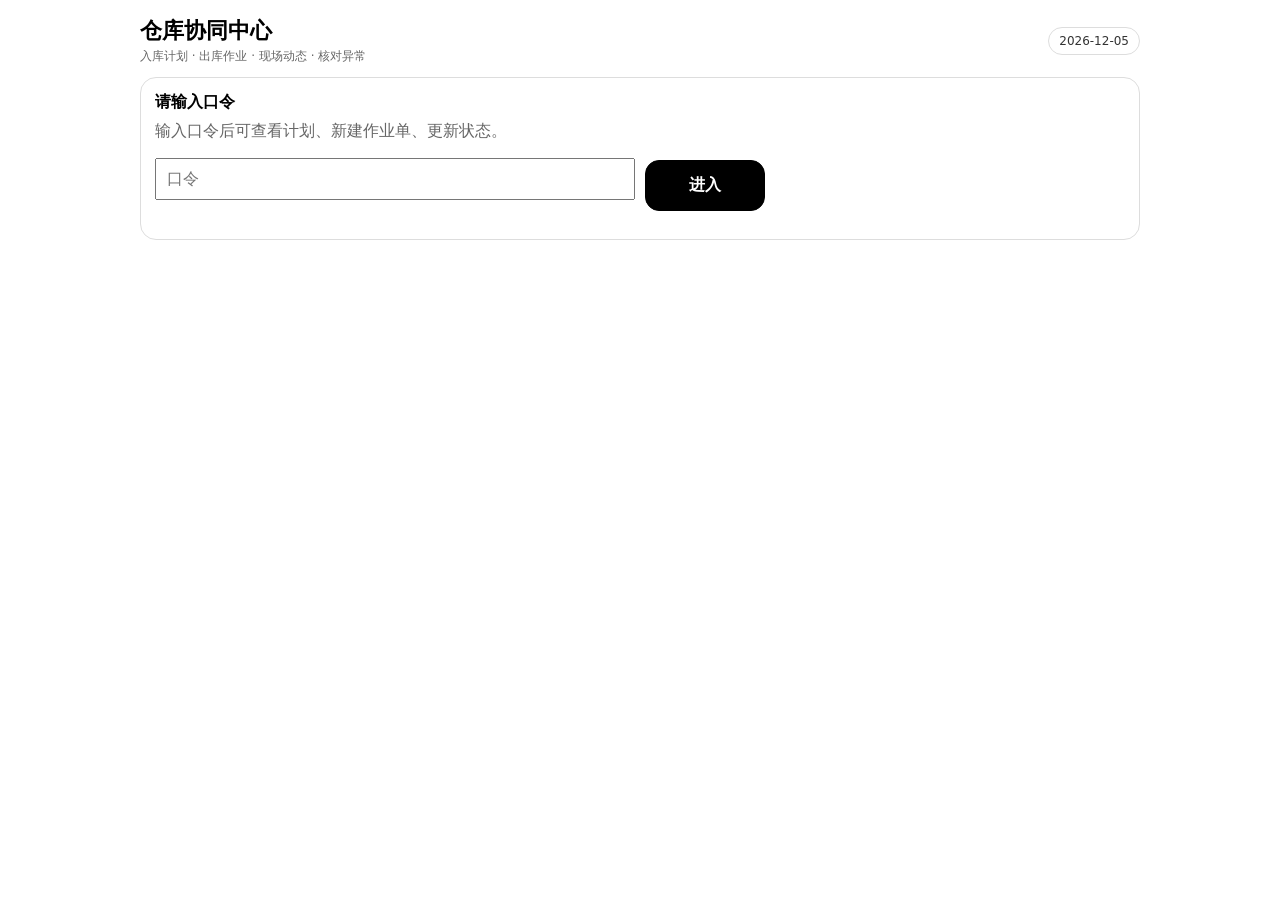
<file: b2b/index.html>
<!doctype html>
<html>
<head>
  <meta charset="utf-8" />
  <meta name="viewport" content="width=device-width,initial-scale=1" />
  <title>仓库协同中心</title>
  <link rel="stylesheet" href="../style.css">
  <style>
    body{max-width:1000px;margin:16px auto;}
    .quadrant{display:grid;grid-template-columns:1fr 1fr;gap:12px;margin-top:12px;}
    @media(max-width:700px){.quadrant{grid-template-columns:1fr;}}
    .q-card{border:1px solid #ddd;border-radius:14px;padding:12px;background:#fff;min-height:120px;}
    .q-title{font-size:15px;font-weight:800;margin-bottom:8px;display:flex;justify-content:space-between;align-items:center;}
    .q-title .count{font-size:12px;color:#666;font-weight:400;}
    .q-empty{color:#999;font-size:13px;padding:10px 0;}
    .plan-row{border-bottom:1px solid #f0f0f0;padding:8px 0;font-size:13px;}
    .plan-row:last-child{border-bottom:none;}
    .plan-row .meta{color:#666;font-size:12px;margin-top:2px;}
    .st{display:inline-block;padding:2px 8px;border-radius:6px;font-size:11px;font-weight:700;color:#fff;margin-right:4px;}
    .st-pending{background:#999;} .st-arrived{background:#3498db;} .st-processing{background:#e67e22;}
    .st-completed{background:#27ae60;} .st-abnormal{background:#e74c3c;} .st-cancelled{background:#bbb;}
    .st-draft{background:#999;} .st-issued{background:#e67e22;} .st-working{background:#e67e22;} .st-recording{background:#e67e22;}
    .bound-badge{display:inline-block;padding:2px 8px;border-radius:6px;font-size:11px;font-weight:700;color:#fff;background:#8e24aa;margin-left:4px;}
    .st-open{background:#3498db;} .st-closed{background:#27ae60;}
    .biz{display:inline-block;padding:2px 8px;border-radius:6px;font-size:11px;font-weight:700;margin-right:4px;}
    .biz-b2c{background:#e3f2fd;color:#1565c0;} .biz-b2b{background:#fce4ec;color:#c62828;}
    .biz-inventory_op{background:#fff3e0;color:#e65100;} .biz-return_op{background:#e8f5e9;color:#2e7d32;}
    .biz-legacy{background:#f5f5f5;color:#888;}
    .pallet-tag{display:inline-block;background:#fff3e0;color:#e65100;border:1px solid #ffb300;border-radius:4px;padding:1px 6px;font-size:11px;font-weight:700;margin-left:4px;}
    .notice-tag{display:inline-block;background:#fff3e0;color:#e65100;border:1px solid #e65100;border-radius:4px;padding:1px 8px;font-size:11px;font-weight:700;margin-left:4px;animation:notice-blink 1.5s ease-in-out infinite;}
    @keyframes notice-blink{0%,100%{opacity:1}50%{opacity:0.5}}
    .ack-btn{display:inline-block;background:#e65100;color:#fff;border:none;border-radius:4px;padding:2px 10px;font-size:11px;font-weight:700;margin-left:4px;cursor:pointer;}
    .ack-tag{display:inline-block;background:#f5f5f5;color:#999;border:1px solid #ccc;border-radius:4px;padding:1px 8px;font-size:11px;font-weight:600;margin-left:4px;}
    .unack-btn{display:inline-block;background:#eee;color:#666;border:1px solid #ccc;border-radius:4px;padding:1px 8px;font-size:10px;font-weight:600;margin-left:4px;cursor:pointer;}
    .cancel-notice-tag{display:inline-block;background:#ffebee;color:#d32f2f;border:1px solid #d32f2f;border-radius:4px;padding:1px 8px;font-size:11px;font-weight:700;margin-left:4px;animation:notice-blink 1.5s ease-in-out infinite;}
    .sc-progress{background:#e3f2fd;border-radius:8px;padding:10px 12px;margin:10px 0;font-size:14px;font-weight:700;}
    .sc-progress-bar{height:8px;border-radius:4px;background:#e0e0e0;margin-top:6px;overflow:hidden;}
    .sc-progress-fill{height:100%;border-radius:4px;background:#2196f3;transition:width .3s;}
    .sc-section{margin-top:12px;} .sc-section-title{font-size:14px;font-weight:700;padding:6px 0;border-bottom:2px solid #eee;margin-bottom:4px;}
    .sc-item{border-bottom:1px solid #f0f0f0;padding:6px 0;font-size:13px;} .sc-item:last-child{border-bottom:none;}
    .sc-missing{color:#e65100;} .sc-over{color:#d32f2f;} .sc-done{color:#2e7d32;} .sc-unplanned{color:#6a1b9a;}
    .status-btns{display:flex;gap:4px;flex-wrap:wrap;margin-top:4px;}
    .status-btns button{padding:4px 10px;font-size:11px;margin:0;width:auto;min-width:0;border-radius:8px;}
    .wo-row{border-bottom:1px solid #f0f0f0;padding:8px 0;font-size:13px;cursor:pointer;}
    .wo-row:last-child{border-bottom:none;}
    .wo-row:hover{background:#f9f9f9;}
    .wo-row .meta{color:#666;font-size:12px;margin-top:2px;}
    .form-group{margin-bottom:12px;}
    .form-group label{display:block;font-size:13px;font-weight:700;margin-bottom:4px;}
    .form-group select,.form-group input,.form-group textarea{width:100%;box-sizing:border-box;}
    .line-table{width:100%;border-collapse:collapse;font-size:13px;margin-top:8px;}
    .line-table th,.line-table td{border:1px solid #ddd;padding:6px 8px;text-align:left;}
    .line-table th{background:#f5f5f5;font-weight:700;}
    .line-table input{padding:4px;font-size:13px;width:100%;box-sizing:border-box;border:1px solid #ddd;border-radius:4px;}
    .topnav{display:flex;gap:8px;flex-wrap:wrap;margin-bottom:12px;}
    .topnav button{width:auto;min-width:0;padding:10px 16px;}
    .detail-field{margin-bottom:6px;font-size:13px;}
    .detail-field b{font-weight:700;}
    .row-dim{opacity:0.45;}
    .edit-id-bar{background:#f0f5ff;border:1px solid #b3d4fc;border-radius:8px;padding:8px 12px;margin-bottom:12px;font-size:14px;font-weight:700;color:#1a5276;}
    .q-clickable{cursor:pointer;transition:box-shadow .15s;}
    .q-clickable:hover{box-shadow:0 2px 8px rgba(0,0,0,.12);}
    .card-status-row{display:flex;flex-wrap:wrap;gap:4px;margin-bottom:4px;}
    .overdue-warn{background:#fff3e0;color:#e65100;border-radius:8px;padding:6px 10px;font-size:12px;font-weight:700;margin-top:8px;cursor:pointer;}
    .overdue-warn:hover{background:#ffe0b2;}
    .att-section{border:1px solid #e0e0e0;border-radius:10px;padding:12px;margin:12px 0;background:#fafafa;}
    .att-title{font-size:14px;font-weight:700;margin-bottom:8px;}
    .att-grid{display:flex;flex-wrap:wrap;gap:10px;}
    .att-item{border:1px solid #ddd;border-radius:8px;padding:6px;background:#fff;width:130px;text-align:center;}
    .att-thumb{width:118px;height:90px;object-fit:cover;border-radius:4px;cursor:pointer;}
    .att-fname{font-size:11px;color:#333;margin-top:4px;overflow:hidden;text-overflow:ellipsis;white-space:nowrap;}
    .att-time{font-size:10px;color:#999;}
    .att-del{font-size:11px;color:#e74c3c;cursor:pointer;margin-top:2px;background:none;border:none;padding:0;}
    .att-del:hover{text-decoration:underline;}
    .att-upload-btn{width:118px;height:90px;border:2px dashed #bbb;border-radius:8px;display:flex;align-items:center;justify-content:center;cursor:pointer;color:#888;font-size:13px;background:#fff;}
    .att-upload-btn:hover{border-color:#666;color:#333;}
    .att-msg{font-size:12px;margin-top:6px;}
    .lightbox-overlay{position:fixed;top:0;left:0;width:100%;height:100%;background:rgba(0,0,0,.85);z-index:9999;display:flex;align-items:center;justify-content:center;cursor:pointer;}
    .lightbox-overlay img{max-width:92vw;max-height:92vh;border-radius:4px;}
    .list-section-title{font-size:14px;font-weight:700;padding:8px 0 4px;border-bottom:2px solid #eee;margin-bottom:4px;}
    .overdue-section-title{color:#e65100;}
    .tab-bar{display:flex;gap:0;border-bottom:2px solid #e0e0e0;margin-bottom:12px;overflow-x:auto;}
    .tab-bar button{width:auto!important;min-width:0;margin:0;padding:10px 18px;font-size:13px;font-weight:700;color:#666;background:none;border:none;border-bottom:3px solid transparent;border-radius:0;cursor:pointer;white-space:nowrap;flex-shrink:0;}
    .tab-bar button:hover{color:#333;background:#f5f5f5;}
    .tab-bar button.tab-active{color:#1565c0;border-bottom-color:#1565c0;}
    .alert-card{border-radius:8px;padding:8px 12px;margin-bottom:6px;font-size:13px;cursor:pointer;}
    .alert-card:hover{opacity:0.85;}
    .alert-cancel{background:#ffebee;border:1px solid #ef9a9a;color:#c62828;}
    .alert-update{background:#fff3e0;border:1px solid #ffcc80;color:#e65100;}
    .alert-open{background:#e3f2fd;border:1px solid #90caf9;color:#1565c0;}
    .alert-incomplete{background:#f3e5f5;border:1px solid #ce93d8;color:#6a1b9a;}
    .acc-tag{display:inline-block;padding:1px 8px;border-radius:4px;font-size:10px;font-weight:700;margin-left:4px;}
    .acc-no{background:#fff3e0;color:#e65100;border:1px solid #ffb300;}
    .acc-yes{background:#e8f5e9;color:#2e7d32;border:1px solid #a5d6a7;}
    .acc-btn{display:inline-block;padding:1px 8px;border-radius:4px;font-size:10px;font-weight:600;margin-left:4px;cursor:pointer;border:1px solid #ccc;background:#f5f5f5;color:#666;}
    .acc-btn:hover{background:#eee;}
    .ship-tag{display:inline-block;padding:1px 8px;border-radius:4px;font-size:10px;font-weight:700;margin-left:4px;}
    .ship-pending-vehicle{background:#fff3e0;color:#e65100;border:1px solid #ffb300;}
    .ship-pending-confirm{background:#e3f2fd;color:#1565c0;border:1px solid #90caf9;}
    .ship-confirmed{background:#e8f5e9;color:#2e7d32;border:1px solid #a5d6a7;}
    .pickup-section{border:1px solid #e0e0e0;border-radius:10px;padding:12px;margin:12px 0;background:#fafafa;}
    .pickup-title{font-size:14px;font-weight:700;margin-bottom:8px;}
    .ext-wo-overlay{position:fixed;top:0;left:0;right:0;bottom:0;background:rgba(0,0,0,.45);z-index:9999;display:flex;align-items:center;justify-content:center;}
    .ext-wo-modal{background:#fff;border-radius:12px;padding:16px;max-height:80vh;overflow-y:auto;box-shadow:0 4px 24px rgba(0,0,0,.25);margin:16px;}
    .next3-day{font-size:13px;font-weight:700;color:#1565c0;margin-top:8px;margin-bottom:4px;}
    .next3-item{font-size:12px;color:#444;padding:2px 0;}
    .nav-back{display:inline-block;padding:4px 12px;border-radius:6px;font-size:13px;font-weight:600;cursor:pointer;color:#1565c0;background:none;border:1px solid #90caf9;margin-bottom:8px;}
    .nav-back:hover{background:#e3f2fd;}
    .wave-row{border-bottom:1px solid #f0f0f0;padding:8px 0;font-size:13px;cursor:pointer;}
    .wave-row:hover{background:#f9f9f9;}
    .wave-detail-box{background:#f5f5f5;border:1px solid #e0e0e0;border-radius:8px;padding:10px 12px;margin:4px 0 8px;font-size:12px;}
    .doc-row{border-bottom:1px solid #f0f0f0;padding:8px 0;font-size:13px;}
    .doc-row:last-child{border-bottom:none;}
    .doc-row .meta{color:#666;font-size:12px;margin-top:2px;}
    .biz-tag{display:inline-block;padding:2px 8px;border-radius:6px;font-size:11px;font-weight:700;margin-right:2px;}
    .biz-b2c{background:#e3f2fd;color:#1565c0;}
    .biz-b2b{background:#fce4ec;color:#ad1457;}
    .biz-unknown{background:#f5f5f5;color:#999;}
    .stage-tag{display:inline-block;padding:2px 8px;border-radius:6px;font-size:11px;font-weight:600;margin-right:4px;background:#f5f5f5;color:#555;border:1px solid #e0e0e0;}
    .stage-workorder_op{background:#fff3e0;color:#e65100;border-color:#ffcc80;}
    .stage-inbound_tally{background:#e8f5e9;color:#2e7d32;border-color:#a5d6a7;}
    .stage-field_op{background:#f3e5f5;color:#6a1b9a;border-color:#ce93d8;}
    .stage-bulk_out{background:#e0f7fa;color:#00695c;border-color:#80cbc4;}
    .stage-pick{background:#ede7f6;color:#4527a0;border-color:#b39ddb;}
    .stage-unknown{background:#ffebee;color:#c62828;border-color:#ef9a9a;}
    .doc-kind-tag{display:inline-block;padding:2px 8px;border-radius:6px;font-size:11px;font-weight:700;margin-right:4px;}
    .doc-kind-full_doc{background:#e8f5e9;color:#2e7d32;}
    .doc-kind-wave_only{background:#f5f5f5;color:#888;}
    .link-tag{display:inline-block;padding:1px 6px;border-radius:4px;font-size:10px;font-weight:600;margin-left:4px;}
    .link-completed{background:#e8f5e9;color:#2e7d32;border:1px solid #a5d6a7;}
    .link-draft{background:#fff3e0;color:#e65100;border:1px solid #ffcc80;}
    .link-missing{background:#ffebee;color:#c62828;border:1px solid #ef9a9a;}
    .link-unlinked{background:#f5f5f5;color:#999;border:1px solid #e0e0e0;}
    .link-default{background:#e3f2fd;color:#1565c0;border:1px solid #90caf9;}
    .view-toggle{display:flex;gap:0;margin-bottom:10px;}
    .view-toggle button{width:auto!important;min-width:0;margin:0;padding:6px 16px;font-size:12px;font-weight:700;border:1px solid #ccc;background:#f5f5f5;color:#666;border-radius:0;cursor:pointer;}
    .view-toggle button:first-child{border-radius:6px 0 0 6px;}
    .view-toggle button:last-child{border-radius:0 6px 6px 0;}
    .view-toggle button.vt-active{background:#1565c0;color:#fff;border-color:#1565c0;}
    .pager{display:flex;gap:8px;align-items:center;justify-content:center;margin-top:10px;font-size:13px;}
    .pager button{width:auto!important;min-width:0;padding:4px 14px;font-size:12px;margin:0;border-radius:6px;}
    .cross-ref{border:1px solid #e0e0e0;border-radius:8px;padding:10px 12px;margin:10px 0;background:#fafafa;}
    .cross-ref-title{font-size:13px;font-weight:700;margin-bottom:6px;}
    .cross-ref-row{border-bottom:1px solid #f0f0f0;padding:4px 0;font-size:12px;cursor:pointer;}
    .cross-ref-row:hover{background:#f0f0f0;}
    .weak-label{font-size:10px;color:#999;font-style:italic;}
    @media print{.no-print{display:none !important;} body{margin:0;}}
  </style>
</head>
<body>

<div class="header no-print">
  <div>
    <div class="title">仓库协同中心</div>
    <div class="subtitle">入库计划 · 出库作业 · 现场动态 · 核对异常</div>
  </div>
  <div class="pill" id="todayPill">--</div>
</div>

<!-- 登录 -->
<div id="v-login" class="card">
  <div style="font-size:16px;font-weight:700;margin-bottom:8px;">请输入口令</div>
  <div class="muted" style="margin-bottom:10px;">输入口令后可查看计划、新建作业单、更新状态。</div>
  <div class="row">
    <div><input id="loginKey" type="password" placeholder="口令" /></div>
    <div style="display:flex;align-items:flex-end;">
      <button class="primary" style="width:auto;min-width:120px;" onclick="doLogin()">进入</button>
    </div>
  </div>
  <div id="loginErr" class="bad" style="font-size:13px;margin-top:6px;"></div>
</div>

<!-- 主内容（登录后显示） -->
<div id="v-main" style="display:none;">

  <!-- 一级 Tab 导航 -->
  <div class="tab-bar no-print" id="mainTabBar">
    <button class="tab-active" onclick="goTab('home')">今日看板</button>
    <button onclick="goTab('plan')">入库计划</button>
    <button onclick="goTab('wo')">出库作业</button>
    <button onclick="goTab('fo')">现场动态</button>
    <button onclick="goTab('sc')">核对/异常</button>
    <button onclick="goTab('wave')">作业记录</button>
    <button style="margin-left:auto;color:#999;font-size:11px;font-weight:400;" onclick="doLogout()">退出</button>
  </div>
  <!-- 操作按钮栏 -->
  <div class="topnav no-print">
    <button onclick="goNewPlan()">+ 入库计划</button>
    <button onclick="goNewWo()">+ 出库作业单</button>
    <button onclick="goNewFo()">+ 现场记录</button>
    <button onclick="goNewSc()">+ 核对批次</button>
  </div>

  <!-- 首页 -->
  <div id="v-home">
    <div class="quadrant">
      <div class="q-card q-clickable" onclick="goCardDetail('plan','unfinished')">
        <div class="q-title">📥 未完成入库计划 <span class="count" id="ip-unfinished-count">--</span></div>
        <div id="ip-unfinished-body"><div class="q-empty">加载中...</div></div>
      </div>
      <div class="q-card q-clickable" onclick="goCardDetail('plan','next3')">
        <div class="q-title">📅 未来三天入库计划 <span class="count" id="ip-next3-count">--</span></div>
        <div id="ip-next3-body"><div class="q-empty">加载中...</div></div>
      </div>
      <div class="q-card q-clickable" onclick="goTab('wo')">
        <div class="q-title">📦 未来四天出库作业单 <span class="count" id="wo-today-count">--</span></div>
        <div id="wo-today-body"><div class="q-empty">加载中...</div></div>
      </div>
      <div class="q-card q-clickable" onclick="goTab('sc')">
        <div class="q-title">✅ 进行中核对批次 <span class="count" id="sc-today-count">--</span></div>
        <div id="sc-today-body"><div class="q-empty">加载中...</div></div>
      </div>
    </div>
    <div id="home-alerts" style="margin-top:12px;"></div>
  </div>

  <!-- 新建/编辑入库计划 -->
  <div id="v-plan_create" style="display:none;">
    <span class="nav-back" onclick="goBack()">&larr; 返回</span>
    <div class="card">
      <div id="pc-title" style="font-size:16px;font-weight:700;margin-bottom:10px;">新建入库计划</div>
      <div id="pc-id-bar" class="edit-id-bar" style="display:none;"></div>
      <div class="form-group"><label>计划到货日</label><input id="pc-day" type="date" /></div>
      <div class="form-group"><label>客户名</label><input id="pc-customer" placeholder="客户名称" /></div>
      <div class="form-group">
        <label>业务类型</label>
        <select id="pc-biz">
          <option value="b2c">B2C</option>
          <option value="b2b">B2B</option>
          <option value="inventory_op">库存操作</option>
          <option value="return_op">退件操作</option>
        </select>
      </div>
      <div class="form-group"><label>货物摘要</label><input id="pc-summary" placeholder="如：服装 200箱" /></div>
      <div class="form-group"><label>预计到达时间</label><input id="pc-arrival" placeholder="如：上午 / 14:00（选填）" /></div>
      <div class="form-group"><label>用途说明</label><input id="pc-purpose" placeholder="如：入库上架 / 直接转发至XX（选填）" /></div>
      <div class="form-group"><label>备注</label><textarea id="pc-remark" rows="2" placeholder="选填"></textarea></div>
      <div id="pc-creator-group" class="form-group"><label>创建人</label><input id="pc-creator" placeholder="你的名字（必填）" /></div>
      <button id="pc-submit-btn" class="primary" onclick="submitPlan()">保存</button>
      <div id="pc-result" style="margin-top:8px;font-size:13px;"></div>
    </div>
  </div>

  <!-- 新建/编辑出库作业单 -->
  <div id="v-wo_create" style="display:none;">
    <span class="nav-back" onclick="goBack()">&larr; 返回</span>
    <div class="card">
      <div id="wc-title" style="font-size:16px;font-weight:700;margin-bottom:10px;">新建出库作业单</div>
      <div id="wc-id-bar" class="edit-id-bar" style="display:none;"></div>
      <div class="row">
        <div class="form-group"><label>明细结构</label>
          <select id="wc-detail-mode" onchange="wcDetailModeChanged()">
            <option value="sku_based">按 SKU / 产品</option>
            <option value="carton_based">按 箱</option>
          </select>
        </div>
        <div class="form-group"><label>计划出库日</label><input id="wc-day" type="date" /></div>
      </div>
      <div class="row">
        <div class="form-group"><label>操作模式</label>
          <select id="wc-op-mode">
            <option value="">（选填）</option>
            <option value="箱子操作">箱子操作</option>
            <option value="打托">打托</option>
            <option value="整进整出">整进整出</option>
          </select>
        </div>
        <div class="form-group"><label>出库模式</label>
          <select id="wc-ob-mode">
            <option value="">（选填）</option>
            <option value="仓库叫车">仓库叫车</option>
            <option value="客户自提">客户自提</option>
            <option value="牛奶快递">牛奶快递</option>
            <option value="牛奶托盘">牛奶托盘</option>
            <option value="柜子提货">柜子提货</option>
          </select>
        </div>
      </div>
      <div class="row">
        <div class="form-group"><label>客户名</label><input id="wc-customer" placeholder="客户名称" /></div>
        <div class="form-group"><label>出库目的地（选填）</label><input id="wc-destination" placeholder="如：首尔仓 / 客户地址" /></div>
      </div>
      <div class="row">
        <div class="form-group"><label>발주번호（选填）</label><input id="wc-order-ref" placeholder="如：PO-2026-001" /></div>
        <div class="form-group"><label>WMS 工单号（选填）</label><input id="wc-ext-no" placeholder="WMS 系统工单号" /></div>
      </div>
      <div class="row">
        <div class="form-group"><label>出库箱数（按箱模式至少填一项）</label><input id="wc-box-count" type="number" min="0" step="0.5" placeholder="0" /></div>
        <div class="form-group"><label>出库托盘数（按箱模式至少填一项）</label><input id="wc-pallet-count" type="number" min="0" step="0.5" placeholder="0" /></div>
      </div>
      <div class="form-group"><label>作业指示（选填）</label><textarea id="wc-instr" rows="2" placeholder="如：需要打托 / 轻拿轻放"></textarea></div>
      <div id="wc-creator-group" class="form-group"><label id="wc-creator-label">创建人</label><input id="wc-creator" placeholder="你的名字（必填）" /></div>

      <div style="font-size:14px;font-weight:700;margin:12px 0 6px;">明细行</div>
      <div style="display:flex;gap:8px;flex-wrap:wrap;margin-bottom:6px;">
        <button style="width:auto;padding:6px 14px;font-size:12px;" onclick="wcDownloadTemplate()">下载模板</button>
        <button style="width:auto;padding:6px 14px;font-size:12px;" onclick="document.getElementById('wc-import-file').click()">导入 Excel</button>
        <input type="file" id="wc-import-file" accept=".xlsx,.xls" style="display:none;" onchange="wcImportExcel(this)" />
      </div>
      <div id="wc-import-err" style="font-size:13px;margin-bottom:6px;"></div>
      <div style="overflow-x:auto;">
        <table class="line-table" id="wc-lines-table">
          <thead id="wc-lines-head"></thead>
          <tbody id="wc-lines-body"></tbody>
        </table>
      </div>
      <button style="width:auto;padding:6px 14px;font-size:12px;margin-top:6px;" onclick="wcAddLine()">+ 添加一行</button>
      <div id="wc-summary" class="muted" style="margin-top:8px;font-size:13px;"></div>

      <button id="wc-submit-btn" class="primary" style="margin-top:12px;" onclick="submitWo()">保存（草稿）</button>
      <div id="wc-result" style="margin-top:8px;font-size:13px;"></div>
    </div>
  </div>

  <!-- 入库计划列表 -->
  <div id="v-plan_list" style="display:none;">
    <div class="card">
      <div id="pl-title" style="font-size:16px;font-weight:700;margin-bottom:10px;">入库计划列表</div>
      <div class="row">
        <div class="form-group"><label>开始日期</label><input id="pl-start" type="date" /></div>
        <div class="form-group"><label>结束日期</label><input id="pl-end" type="date" /></div>
        <div class="form-group"><label>操作状态</label>
          <select id="pl-filter-status" onchange="reloadCurrentPlanList()">
            <option value="">全部</option>
            <option value="pending">未到货</option>
            <option value="arrived">已到货</option>
            <option value="processing">操作中</option>
            <option value="completed">已完成</option>
            <option value="abnormal">异常</option>
            <option value="cancelled">已作废</option>
          </select>
        </div>
        <div class="form-group"><label>记账状态</label>
          <select id="pl-filter-acc" onchange="reloadCurrentPlanList()">
            <option value="">全部</option>
            <option value="no">未记账</option>
            <option value="yes">已记账</option>
          </select>
        </div>
        <div class="form-group"><label>客户名</label>
          <input id="pl-filter-customer" placeholder="输入客户名模糊搜索" style="width:140px;" onkeyup="if(event.key==='Enter')reloadCurrentPlanList();" />
        </div>
        <div style="display:flex;align-items:flex-end;gap:6px;">
          <button class="primary" style="width:auto;min-width:80px;" onclick="reloadCurrentPlanList()">查询</button>
          <button class="outline" style="width:auto;min-width:80px;" onclick="exportPlanCsv()">导出CSV</button>
        </div>
      </div>
      <div id="pl-result" style="margin-top:10px;"></div>
    </div>
  </div>

  <!-- 入库计划详情 -->
  <div id="v-plan_detail" style="display:none;">
    <span class="nav-back" onclick="goBack()">&larr; 返回</span>
    <div class="card" id="plan-detail-card"></div>
  </div>

  <!-- 作业单列表 -->
  <div id="v-wo_list" style="display:none;">
    <div class="card">
      <div id="wl-title" style="font-size:16px;font-weight:700;margin-bottom:10px;">出库作业单列表</div>
      <div class="row">
        <div class="form-group"><label>开始日期</label><input id="wl-start" type="date" /></div>
        <div class="form-group"><label>结束日期</label><input id="wl-end" type="date" /></div>
        <div class="form-group"><label>操作状态</label>
          <select id="wl-filter-status" onchange="reloadCurrentWoList()">
            <option value="">全部</option>
            <option value="draft">草稿</option>
            <option value="issued">操作中</option>
            <option value="completed">已完成</option>
            <option value="cancelled">已取消</option>
          </select>
        </div>
        <div class="form-group"><label>记账状态</label>
          <select id="wl-filter-acc" onchange="reloadCurrentWoList()">
            <option value="">全部</option>
            <option value="no">未记账</option>
            <option value="yes">已记账</option>
          </select>
        </div>
        <div class="form-group"><label>客户名</label>
          <input id="wl-filter-customer" placeholder="输入客户名模糊搜索" style="width:140px;" onkeyup="if(event.key==='Enter')loadWoList();" />
        </div>
        <div style="display:flex;align-items:flex-end;gap:6px;">
          <button class="primary" style="width:auto;min-width:80px;" onclick="loadWoList()">查询</button>
          <button class="outline" style="width:auto;min-width:80px;" onclick="exportWoCsv()">导出CSV</button>
        </div>
      </div>
      <div id="wl-result" style="margin-top:10px;"></div>
    </div>
  </div>

  <!-- 作业单详情 -->
  <div id="v-wo_detail" style="display:none;">
    <span class="nav-back" onclick="goBack()">&larr; 返回</span>
    <div class="card" id="wo-detail-card"></div>
  </div>

  <!-- 新建/编辑现场作业记录 -->
  <div id="v-fo_create" style="display:none;">
    <span class="nav-back" onclick="goBack()">&larr; 返回</span>
    <div class="card">
      <div id="fo-title" style="font-size:16px;font-weight:700;margin-bottom:10px;">新建现场作业记录</div>
      <div id="fo-id-bar" class="edit-id-bar" style="display:none;"></div>
      <div id="fo-src-bar" style="display:none;background:#e8f5e9;border:1px solid #a5d6a7;border-radius:8px;padding:8px 12px;margin-bottom:12px;font-size:13px;color:#2e7d32;"></div>
      <div class="row">
        <div class="form-group"><label>作业日期</label><input id="fo-day" type="date" /></div>
        <div class="form-group"><label>操作类型</label>
          <select id="fo-optype">
            <option value="box_op">箱子操作</option>
            <option value="palletize">打托</option>
            <option value="bulk_in_out">整进整出</option>
            <option value="unload">卸货</option>
            <option value="other">其他</option>
          </select>
        </div>
      </div>
      <div class="row">
        <div class="form-group"><label>客户名</label><input id="fo-customer" placeholder="客户名称" /></div>
        <div class="form-group"><label>货物摘要</label><input id="fo-summary" placeholder="如：服装 300箱" /></div>
      </div>
      <div class="row">
        <div class="form-group"><label>输入箱数</label><input id="fo-input-box" type="number" min="0" step="1" placeholder="0" /></div>
        <div class="form-group"><label>产出箱数</label><input id="fo-output-box" type="number" min="0" step="1" placeholder="0" /></div>
        <div class="form-group"><label>产出托盘数</label><input id="fo-output-pallet" type="number" min="0" step="0.5" placeholder="0" /></div>
      </div>
      <div class="form-group"><label>作业说明（选填）</label><textarea id="fo-instr" rows="2" placeholder="现场操作说明"></textarea></div>
      <div id="fo-creator-group" class="form-group"><label>创建人</label><input id="fo-creator" placeholder="你的名字（必填）" /></div>
      <button id="fo-submit-btn" class="primary" onclick="submitFo()">保存</button>
      <div id="fo-result" style="margin-top:8px;font-size:13px;"></div>
    </div>
  </div>

  <!-- 现场作业记录列表 -->
  <div id="v-fo_list" style="display:none;">
    <div class="card">
      <div id="fl-title" style="font-size:16px;font-weight:700;margin-bottom:10px;">现场作业记录列表<span style="font-size:11px;font-weight:400;color:#888;margin-left:8px;">按建单时间查询</span></div>
      <div class="row">
        <div class="form-group"><label>建单开始日期</label><input id="fl-start" type="date" /></div>
        <div class="form-group"><label>建单结束日期</label><input id="fl-end" type="date" /></div>
        <div class="form-group"><label>状态</label>
          <select id="fl-status" onchange="applyFoStatusFilter()">
            <option value="">全部</option>
            <option value="draft">草稿</option>
            <option value="recording">记录中</option>
            <option value="completed">已完成</option>
            <option value="cancelled">已作废</option>
          </select>
        </div>
        <div style="display:flex;align-items:flex-end;">
          <button class="primary" style="width:auto;min-width:80px;" onclick="loadFoListByDate()">查询</button>
        </div>
      </div>
      <div id="fl-hint" style="font-size:12px;color:#999;margin-top:4px;">默认显示"所有未完成 + 近3天动态单"；点击查询后切换为按建单时间检索</div>
      <div id="fl-result" style="margin-top:10px;"></div>
    </div>
  </div>

  <!-- 现场作业记录详情 -->
  <div id="v-fo_detail" style="display:none;">
    <span class="nav-back" onclick="goBack()">&larr; 返回</span>
    <div class="card" id="fo-detail-card"></div>
  </div>

  <!-- 新建核对批次 -->
  <div id="v-sc_create" style="display:none;">
    <span class="nav-back" onclick="goBack()">&larr; 返回</span>
    <div class="card">
      <div style="font-size:16px;font-weight:700;margin-bottom:10px;">新建出库扫码核对批次</div>
      <div class="row">
        <div class="form-group"><label>核对日期</label><input id="sc-day" type="date" /></div>
        <div class="form-group"><label>批次名称</label><input id="sc-name" placeholder="如：3/18下午出库" /></div>
      </div>
      <div class="form-group"><label>创建人</label><input id="sc-creator" placeholder="你的名字（必填）" /></div>
      <div style="font-size:14px;font-weight:700;margin:12px 0 6px;">导入计划数据</div>
      <div style="display:flex;gap:8px;flex-wrap:wrap;margin-bottom:6px;">
        <button style="width:auto;padding:6px 14px;font-size:12px;" onclick="scDownloadTemplate()">下载模板</button>
        <button style="width:auto;padding:6px 14px;font-size:12px;" onclick="document.getElementById('sc-import-file').click()">导入 Excel</button>
        <input type="file" id="sc-import-file" accept=".xlsx,.xls" style="display:none;" onchange="scImportExcel(this)" />
      </div>
      <div id="sc-import-err" style="font-size:13px;margin-bottom:6px;"></div>
      <div id="sc-preview" style="display:none;">
        <div style="overflow-x:auto;">
          <table class="line-table" id="sc-preview-table">
            <thead><tr><th>#</th><th>出库条码</th><th>计划箱数</th><th>客户名</th><th>货物摘要</th></tr></thead>
            <tbody id="sc-preview-body"></tbody>
          </table>
        </div>
        <div id="sc-preview-summary" class="muted" style="margin-top:6px;font-size:13px;"></div>
      </div>
      <button id="sc-submit-btn" class="primary" style="margin-top:12px;display:none;" onclick="submitSc()">确认创建批次</button>
      <div id="sc-result" style="margin-top:8px;font-size:13px;"></div>
    </div>
  </div>

  <!-- 核对批次列表 -->
  <div id="v-sc_list" style="display:none;">
    <div class="card">
      <div style="font-size:16px;font-weight:700;margin-bottom:10px;">出库扫码核对列表</div>
      <div class="row">
        <div class="form-group"><label>开始日期</label><input id="scl-start" type="date" /></div>
        <div class="form-group"><label>结束日期</label><input id="scl-end" type="date" /></div>
        <div style="display:flex;align-items:flex-end;">
          <button class="primary" style="width:auto;min-width:80px;" onclick="loadScList()">查询</button>
        </div>
      </div>
      <div id="scl-result" style="margin-top:10px;"></div>
    </div>
  </div>

  <!-- 核对批次详情 -->
  <div id="v-sc_detail" style="display:none;">
    <span class="nav-back" onclick="goBack()">&larr; 返回</span>
    <div class="card" id="sc-detail-card"></div>
  </div>

  <!-- 作业记录：单据台账 -->
  <div id="v-doc_list" style="display:none;">
    <div class="card">
      <div style="display:flex;justify-content:space-between;align-items:center;margin-bottom:4px;">
        <div style="font-size:16px;font-weight:700;">作业记录</div>
        <div class="view-toggle" id="docViewToggle">
          <button class="vt-active" onclick="switchDocView('workorder')">按工单明细</button>
          <button onclick="switchDocView('session')">按Session明细</button>
        </div>
      </div>

      <!-- 工单明细 筛选区 -->
      <div id="woFilterArea">
        <div class="row">
          <div class="form-group"><label>开始日期</label><input id="wo-start" type="date" /></div>
          <div class="form-group"><label>结束日期</label><input id="wo-end" type="date" /></div>
          <div class="form-group">
            <label>业务环节</label>
            <select id="wo-task-filter" onchange="_woPage=1;loadWoDetail();">
              <option value="">全部</option>
              <option value="B2B工单操作">B2B工单操作</option>
              <option value="B2B入库理货">B2B入库理货</option>
              <option value="B2B现场记录">B2B现场记录</option>
              <option value="B2C入库理货">B2C入库理货</option>
              <option value="B2C批量出库">B2C批量出库</option>
              <option value="B2C拣货">B2C拣货</option>
              <option value="旧口径/未分类">旧口径/未分类</option>
            </select>
          </div>
          <div class="form-group">
            <label>状态</label>
            <select id="wo-status">
              <option value="">全部</option>
              <option value="draft">草稿</option>
              <option value="working">操作中</option>
              <option value="temporary_completed">暂时完成</option>
              <option value="completed">已完成</option>
              <option value="no_result">无结果单</option>
            </select>
          </div>
          <div style="display:flex;align-items:flex-end;gap:4px;">
            <button class="primary" style="width:auto;min-width:70px;" onclick="loadWoDetail()">查询</button>
          </div>
        </div>
        <div class="form-group" style="margin-bottom:0;">
          <input id="wo-keyword" placeholder="搜索（工单号 / 客户名 / session / 工牌 / 姓名），回车确认" style="width:100%;box-sizing:border-box;" onkeyup="woKeywordKeyup(event)" />
        </div>
      </div>

      <!-- Session明细 筛选区（沿用旧逻辑） -->
      <div id="docFilterArea" style="display:none;">
        <div style="font-size:11px;color:#999;margin-bottom:10px;">V1口径：参与人数/工牌列表 = session内join事件的DISTINCT badge，非按wave时间窗精确切片</div>
        <div class="row">
          <div class="form-group"><label>开始日期</label><input id="dl-start" type="date" /></div>
          <div class="form-group"><label>结束日期</label><input id="dl-end" type="date" /></div>
          <div class="form-group">
            <label>业务环节</label>
            <select id="dl-kind">
              <option value="">全部</option>
              <option value="b2b_workorder">B2B · 工单操作</option>
              <option value="b2b_field_op">B2B · 现场记录</option>
              <option value="b2b_inbound_tally">B2B · 入库理货</option>
              <option value="b2c_tally">B2C · 入库理货</option>
              <option value="b2c_batch_out">B2C · 批量出库</option>
              <option value="b2c_pick">B2C · 拣货</option>
            </select>
          </div>
          <div style="display:flex;align-items:flex-end;gap:4px;">
            <button class="primary" style="width:auto;min-width:70px;" onclick="loadDocList()">查询</button>
            <button style="width:auto;min-width:70px;background:#27ae60;color:#fff;" onclick="exportDocCsv()">导出CSV</button>
          </div>
        </div>
        <div class="form-group" style="margin-bottom:0;">
          <input id="dl-keyword" placeholder="搜索（单号 / session / 客户名 / 日期），回车确认" style="width:100%;box-sizing:border-box;" onkeyup="docKeywordKeyup(event)" />
        </div>
      </div>

      <div id="wo-result" style="margin-top:10px;"></div>
      <div id="wo-pager" class="pager" style="display:none;"></div>
      <div id="dl-result" style="margin-top:10px;"></div>
      <div id="dl-pager" class="pager" style="display:none;"></div>
    </div>
  </div>

  <!-- 作业记录：原始波次流水（保留底层能力，主界面隐藏） -->
  <div id="v-wave_list" style="display:none;">
    <div class="card">
      <div style="display:flex;justify-content:space-between;align-items:center;margin-bottom:4px;">
        <div style="font-size:16px;font-weight:700;">原始作业流水</div>
      </div>
      <div style="font-size:12px;color:#888;margin-bottom:10px;">现场已扫过 / 记录过的波次、单号、工单号、FO号（调试用）</div>
      <div class="row">
        <div class="form-group"><label>开始日期</label><input id="hw-start" type="date" /></div>
        <div class="form-group"><label>结束日期</label><input id="hw-end" type="date" /></div>
        <div class="form-group">
          <label>biz</label>
          <select id="hw-biz"><option value="">全部</option><option value="B2C">B2C</option><option value="B2B">B2B</option></select>
        </div>
        <div class="form-group">
          <label>task</label>
          <select id="hw-task"><option value="">全部</option></select>
        </div>
        <div style="display:flex;align-items:flex-end;">
          <button class="primary" style="width:auto;min-width:80px;" onclick="loadWaveList()">查询</button>
        </div>
      </div>
      <div class="form-group" style="margin-bottom:0;">
        <input id="hw-keyword" placeholder="关键词（wave_id / session / operator / 客户名）" style="width:100%;box-sizing:border-box;" onkeyup="filterWaveListLocal()" />
      </div>
      <div id="hw-result" style="margin-top:10px;"></div>
    </div>
  </div>

</div><!-- /v-main -->

<script src="./xlsx.min.js"></script>
<script src="./qrcode.min.js"></script>
<script src="./b2b.js"></script>
</body>
</html>
</file>
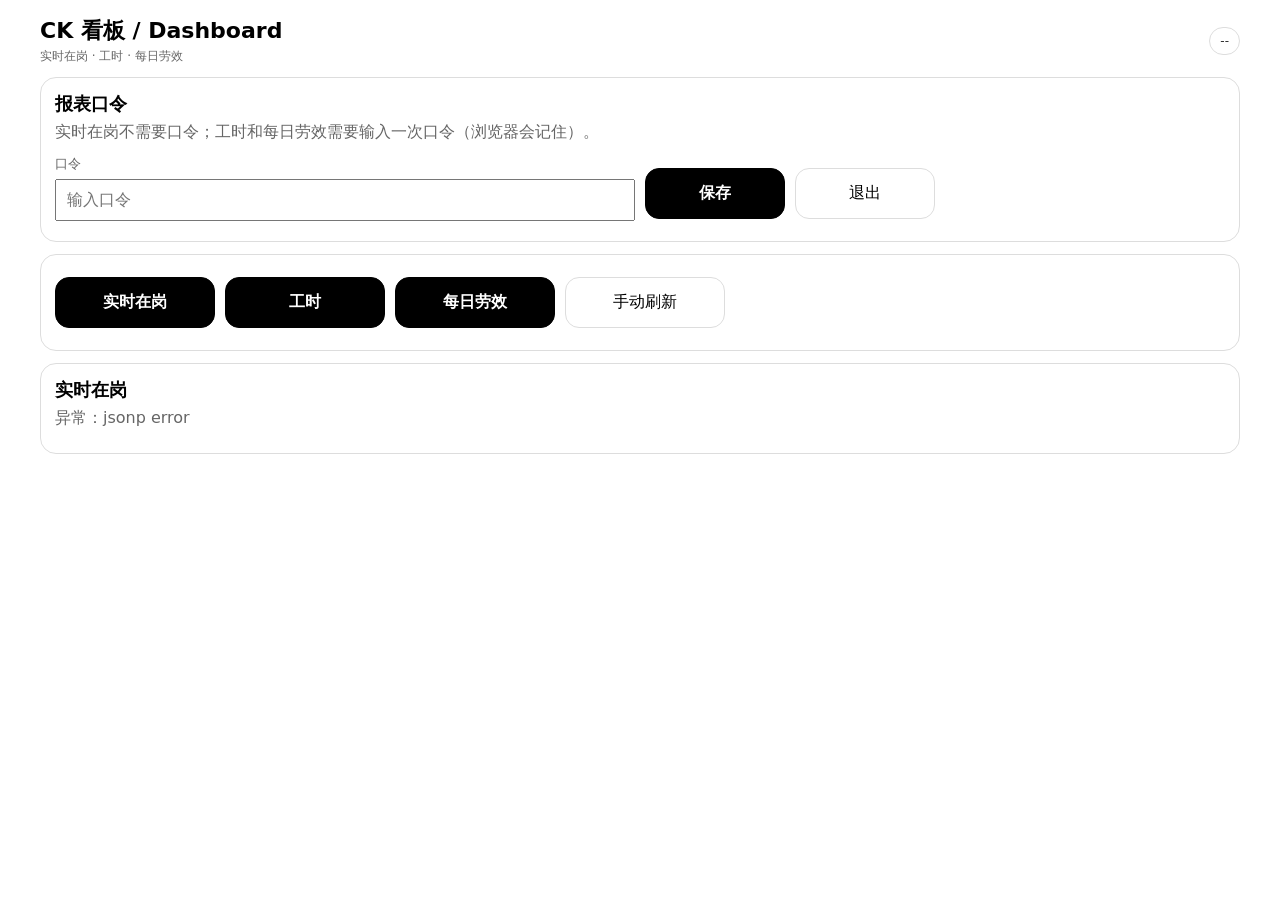
<file: leader/index.html>
<!doctype html>
<html>
<head>
  <meta charset="utf-8" />
  <meta name="viewport" content="width=device-width,initial-scale=1" />
  <title>CK 看板 / Dashboard</title>
  <!-- 复用你现有样式 -->
  <link rel="stylesheet" href="../style.css">
  <style>
    body{max-width:1200px;margin:16px auto;}
    .tabs{display:flex;gap:10px;flex-wrap:wrap}
    .tabs button{width:auto;min-width:160px}
    .grid3{display:grid;grid-template-columns:repeat(3,1fr);gap:10px}
    @media (max-width: 900px){ .grid3{grid-template-columns:1fr} }
    .cardTitle{font-size:18px;font-weight:800;margin-bottom:6px}
    .bigNum{font-size:34px;font-weight:900;line-height:1}
    .sub{font-size:12px;color:#666;margin-top:6px}
    .mono{font-family: ui-monospace, SFMono-Regular, Menlo, Monaco, Consolas, "Liberation Mono", "Courier New", monospace;}
  </style>
</head>

<body>
  <div class="header">
    <div>
      <div class="title">CK 看板 / Dashboard</div>
      <div class="subtitle">实时在岗 · 工时 · 每日劳效</div>
    </div>
    <div class="pill" id="asofPill">--</div>
  </div>

  <div class="card">
    <div class="cardTitle">报表口令</div>
    <div class="muted" style="margin-bottom:10px;">
      实时在岗不需要口令；工时和每日劳效需要输入一次口令（浏览器会记住）。
    </div>
    <div class="row">
      <div>
        <small>口令</small>
        <input id="keyInput" type="password" placeholder="输入口令" />
      </div>
      <div style="display:flex;align-items:flex-end;gap:10px;">
        <button class="primary" style="width:auto;min-width:140px" onclick="saveKey()">保存</button>
        <button style="width:auto;min-width:140px" onclick="logout()">退出</button>
      </div>
    </div>
  </div>

  <div class="card">
    <div class="tabs">
      <button class="primary" style="width:auto" onclick="showTab('active')">实时在岗</button>
      <button class="primary" style="width:auto" onclick="showTab('report')">工时</button>
      <button class="primary" style="width:auto" onclick="showTab('efficiency')">每日劳效</button>
      <button style="width:auto" onclick="refreshAll()">手动刷新</button>
    </div>
  </div>

  <!-- Active -->
  <div id="tab-active" class="card">
    <div class="cardTitle">实时在岗</div>
    <div id="activeMeta" class="muted"></div>
    <div id="activeCards" style="margin-top:10px;"></div>
  </div>

  <!-- Report -->
  <div id="tab-report" class="card" style="display:none;">
    <div class="cardTitle">工时统计（join/leave）</div>

    <div class="row">
      <div>
        <small>开始日期（KST）</small>
        <input id="fromDate" type="date" />
      </div>
      <div>
        <small>结束日期（KST）</small>
        <input id="toDate" type="date" />
      </div>
    </div>

    <div class="tabs">
      <button class="primary" style="width:auto" onclick="loadReport()">拉取区间数据</button>
      <button style="width:auto" onclick="loadToday()">快捷：今天</button>
    </div>

    <div id="reportMeta" class="muted" style="margin-top:8px;"></div>
    <div id="reportTop" style="margin-top:10px;"></div>
    <div id="reportTable" style="margin-top:10px;"></div>
  </div>

  <!-- Efficiency -->
  <div id="tab-efficiency" class="card" style="display:none;">
    <div class="cardTitle">每日劳效</div>

    <div class="row">
      <div>
        <small>日期（KST）</small>
        <input id="effDate" type="date" />
      </div>
      <div style="display:flex;align-items:flex-end;">
        <button class="primary" style="width:auto;min-width:140px" onclick="loadEfficiency()">查询</button>
      </div>
    </div>

    <div id="effMeta" class="muted" style="margin-top:8px;"></div>
    <div id="effResult" style="margin-top:10px;"></div>
  </div>

  <!-- B2B 工单明细弹窗 -->
  <div id="b2bWoDetailModal" style="display:none;position:fixed;top:0;left:0;width:100%;height:100%;background:rgba(0,0,0,0.4);z-index:999;justify-content:center;align-items:center;">
    <div style="background:#fff;border-radius:12px;padding:20px;max-width:700px;width:90%;max-height:80vh;overflow:auto;position:relative;">
      <button onclick="closeB2bWoDetail()" style="position:absolute;top:10px;right:14px;background:none;border:none;font-size:20px;cursor:pointer;">&times;</button>
      <div id="b2bWoDetailBody"></div>
    </div>
  </div>

  <script src="./leader.js"></script>
</body>
</html>
</file>
<file: style.css>
body{font-family:system-ui;margin:16px}
.header{display:flex;justify-content:space-between;align-items:center;margin-bottom:10px}
.title{font-size:22px;font-weight:800}
.subtitle{font-size:12px;color:#666;margin-top:2px}
.pill{padding:6px 10px;border:1px solid #ddd;border-radius:999px;font-size:12px;color:#333;display:inline-block}

.card{border:1px solid #ddd;border-radius:16px;padding:14px;margin:12px 0;background:#fff}
.row{display:flex;gap:10px}
.row > *{flex:1}

button{
  padding:14px 14px;margin:8px 0;width:100%;
  font-size:16px;border-radius:14px;border:1px solid #ddd;background:#fff;cursor:pointer;
}
button.primary{border-color:#000;background:#000;color:#fff;font-weight:700;}
button.ghost{background:#fff;border-style:dashed;}
button.small{padding:10px 12px;font-size:14px}

input, textarea{padding:10px;width:100%;font-size:16px;margin:6px 0;box-sizing:border-box}
textarea{min-height:90px;resize:vertical}

small{color:#666}
.ok{color:#007a00}
.bad{color:#b00}
.muted{color:#666}

.grid2{display:grid;grid-template-columns:repeat(2,1fr);gap:10px}
.gridHome{display:grid;grid-template-columns:repeat(2,1fr);gap:10px}
.gridHome button{height:92px;text-align:left;line-height:1.15}
.gridHome small{color:rgba(255,255,255,.85)}
.listBox{border:1px dashed #ddd;border-radius:12px;padding:10px;margin-top:8px}
.tag{display:inline-block;border:1px solid #ddd;border-radius:999px;padding:4px 8px;margin:4px 6px 0 0;font-size:12px}
.topbar{display:flex;gap:10px;align-items:center;margin-bottom:10px}
.topbar .back{width:auto;min-width:90px}
.topbar .grow{flex:1}

/* ===== Fullscreen Scanner Overlay ===== */
.overlay{
  position:fixed; inset:0;
  background:rgba(0,0,0,0.65);
  display:none;
  z-index:9999;
  padding:16px;
}
.overlay.show{display:flex; align-items:center; justify-content:center;}
.overlayCard{
  width:min(520px, 100%);
  background:#fff;
  border-radius:18px;
  border:1px solid #ddd;
  padding:14px;
}
.overlayTop{
  display:flex; justify-content:space-between; align-items:center; gap:10px;
  margin-bottom:10px;
}
.overlayTitle{font-size:18px;font-weight:800}
.overlayHint{font-size:12px;color:#666;margin-top:2px}
button.bad{border-color:#b00;background:#b00;color:#fff;}
select{padding:8px;border-radius:10px;border:1px solid #ddd;font-size:14px;background:#fff;cursor:pointer;}
#reader{
  width:100%;
  border-radius:14px;
  overflow:hidden;
}
</file>
